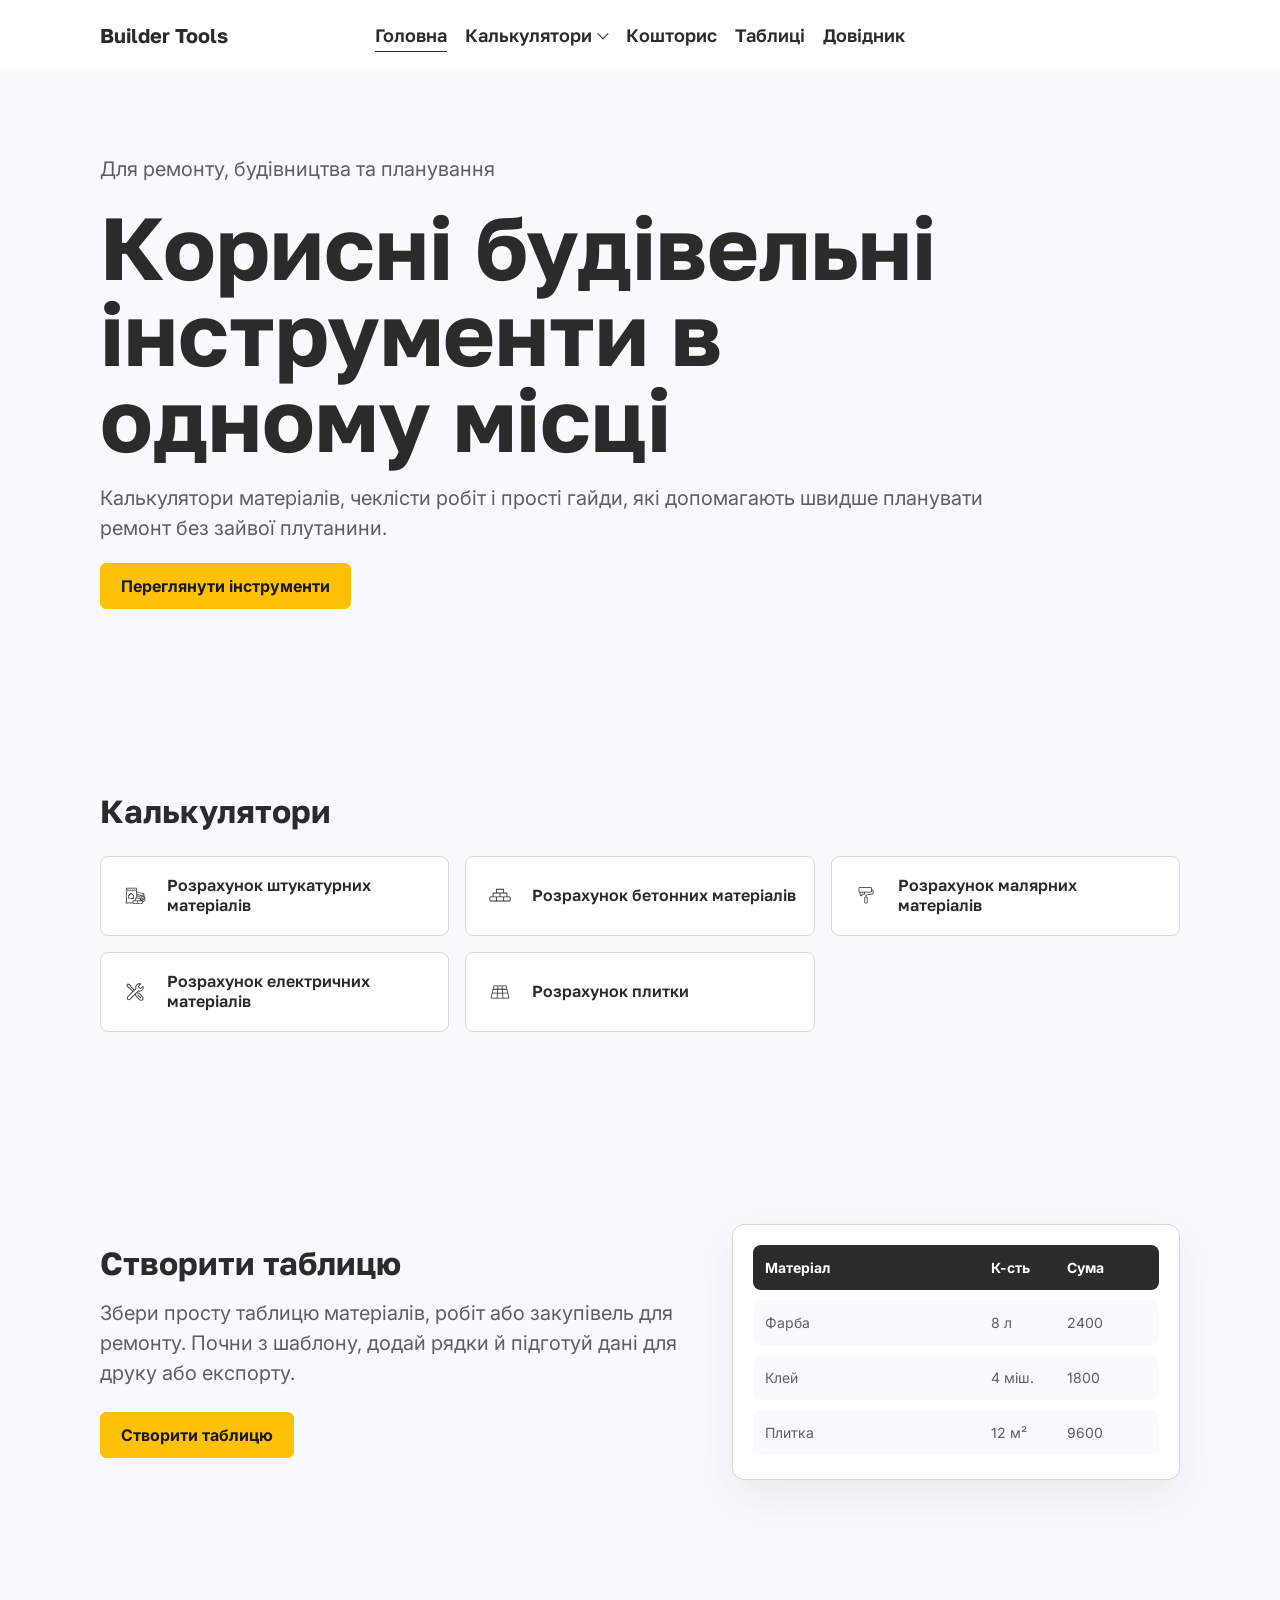
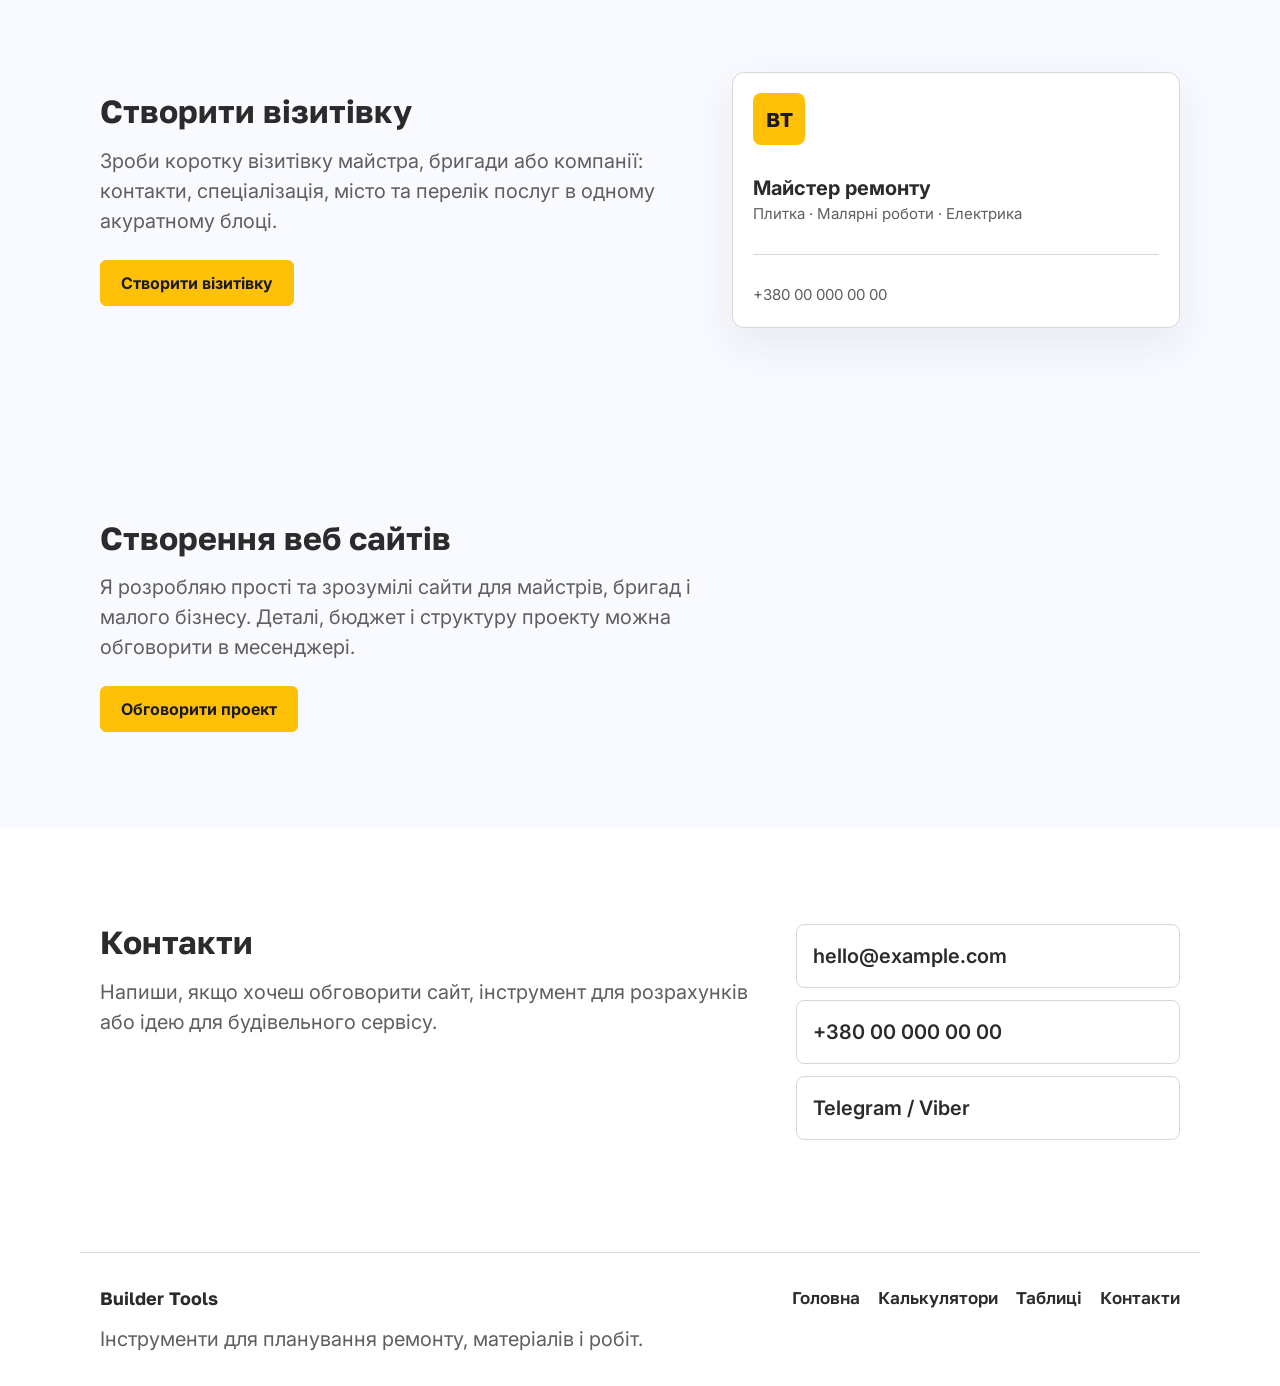
<file: index.html>
<!doctype html>
<html lang="uk">
  <head>
    <meta charset="utf-8">
    <meta name="viewport" content="width=device-width, initial-scale=1">
    <meta
      name="description"
      content="Практичні інструменти, калькулятори та чеклісти для будівництва і ремонту."
    >
    <title>Builder Tools</title>
    <link rel="stylesheet" href="./assets/css/main.css">
    <script src="./assets/js/calculator-definitions.js" defer></script>
    <script src="./assets/js/main.js" defer></script>
  </head>
  <body>
    <header class="site-header">
      <div class="nav-content--wrap">
        <a class="site-logo" href="./index.html" aria-label="Builder Tools home">
          Builder Tools
        </a>

        <nav class="site-nav" aria-label="Головна навігація">
          <a href="./index.html" aria-current="page">Головна</a>
          <div class="nav-dropdown" data-dropdown>
            <button class="nav-dropdown__toggle" type="button" aria-expanded="false" data-dropdown-toggle>
              Калькулятори
            </button>
            <div class="nav-dropdown__panel" data-dropdown-panel>
              <a class="nav-dropdown__link" href="./src/pages/paint-calculator.html" data-calculator-popup="plaster">Розрахунок штукатурних матеріалів</a>
              <a class="nav-dropdown__link" href="./src/pages/tile-calculator.html" data-calculator-popup="concrete">Розрахунок бетонних матеріалів</a>
              <a class="nav-dropdown__link" href="./src/pages/paint-calculator.html" data-calculator-popup="paint">Розрахунок малярних матеріалів</a>
              <a class="nav-dropdown__link" href="./src/pages/renovation-budget.html" data-calculator-popup="electrical">Розрахунок електричних матеріалів</a>
              <a class="nav-dropdown__link" href="./src/pages/tile-calculator.html" data-calculator-popup="tile">Розрахунок плитки</a>
            </div>
          </div>
          <a href="./src/pages/renovation-budget.html">Кошторис</a>
          <a href="#tables">Таблиці</a>
          <a href="#guides">Довідник</a>
        </nav>
      </div>
    </header>

    <main class="main-wrapper">
      <section class="hero">
        <div class="container">
          <div class="hero__content">
            <p class="subtext">Для ремонту, будівництва та планування</p>
            <h1>Корисні будівельні інструменти в одному місці</h1>
            <p class="subtext">
              Калькулятори матеріалів, чеклісти робіт і прості гайди, які
              допомагають швидше планувати ремонт без зайвої плутанини.
            </p>
            <a class="button" href="#tools">Переглянути інструменти</a>
          </div>
        </div>
      </section>

      <section class="section" id="tools">
        <div class="container">
          <div class="section__header">
            <h2 class="h4">Калькулятори</h2>
          </div>

          <div class="calculator-link-grid">
            <a class="calculator-link" href="./src/pages/paint-calculator.html" data-calculator-popup="plaster">
              <span class="calculator-icon calculator-icon--plaster"></span>
              <span>Розрахунок штукатурних матеріалів</span>
            </a>

            <a class="calculator-link" href="./src/pages/tile-calculator.html" data-calculator-popup="concrete">
              <span class="calculator-icon calculator-icon--concrete"></span>
              <span>Розрахунок бетонних матеріалів</span>
            </a>

            <a class="calculator-link" href="./src/pages/paint-calculator.html" data-calculator-popup="paint">
              <span class="calculator-icon calculator-icon--paint"></span>
              <span>Розрахунок малярних матеріалів</span>
            </a>

            <a class="calculator-link" href="./src/pages/renovation-budget.html" data-calculator-popup="electrical">
              <span class="calculator-icon calculator-icon--electrical"></span>
              <span>Розрахунок електричних матеріалів</span>
            </a>

            <a class="calculator-link" href="./src/pages/tile-calculator.html" data-calculator-popup="tile">
              <span class="calculator-icon calculator-icon--tile"></span>
              <span>Розрахунок плитки</span>
            </a>
          </div>
        </div>
      </section>

      <section class="section" id="tables">
        <div class="container section-content--split">
          <div>
            <h2 class="h4">Створити таблицю</h2>
            <p class="section__text subtext">
              Збери просту таблицю матеріалів, робіт або закупівель для ремонту.
              Почни з шаблону, додай рядки й підготуй дані для друку або експорту.
            </p>
            <a class="button" href="./src/pages/table-builder.html">Створити таблицю</a>
          </div>

          <div class="section-preview section-preview--table" aria-hidden="true">
            <div class="preview-table__row preview-table__row--head">
              <span>Матеріал</span>
              <span>К-сть</span>
              <span>Сума</span>
            </div>
            <div class="preview-table__row">
              <span>Фарба</span>
              <span>8 л</span>
              <span>2400</span>
            </div>
            <div class="preview-table__row">
              <span>Клей</span>
              <span>4 міш.</span>
              <span>1800</span>
            </div>
            <div class="preview-table__row">
              <span>Плитка</span>
              <span>12 м²</span>
              <span>9600</span>
            </div>
          </div>
        </div>
      </section>

      <section class="section" id="business-card">
        <div class="container section-content--split">
          <div>
            <h2 class="h4">Створити візитівку</h2>
            <p class="section__text subtext">
              Зроби коротку візитівку майстра, бригади або компанії: контакти,
              спеціалізація, місто та перелік послуг в одному акуратному блоці.
            </p>
            <a class="button" href="./src/pages/business-card-builder.html">Створити візитівку</a>
          </div>

          <div class="section-preview section-preview--card" aria-hidden="true">
            <div class="preview-card__mark">BT</div>
            <div>
              <strong>Майстер ремонту</strong>
              <span>Плитка · Малярні роботи · Електрика</span>
            </div>
            <div class="preview-card__line"></div>
            <span>+380 00 000 00 00</span>
          </div>
        </div>
      </section>

      <section class="section" id="website-development">
        <div class="container section-content--split">
          <div>
            <h2 class="h4">Створення веб сайтів</h2>
            <p class="section__text subtext">
              Я розробляю прості та зрозумілі сайти для майстрів, бригад і малого бізнесу.
              Деталі, бюджет і структуру проекту можна обговорити в месенджері.
            </p>
            <a class="button" href="#website-development">Обговорити проект</a>
          </div>

        </div>
      </section>

      <section class="section contact-section" id="contacts">
        <div class="container contact-section__content">
          <div>
            <h2 class="h4">Контакти</h2>
            <p class="section__text subtext">
              Напиши, якщо хочеш обговорити сайт, інструмент для розрахунків або ідею для будівельного сервісу.
            </p>
          </div>

          <div class="contact-list">
            <a href="mailto:hello@example.com">hello@example.com</a>
            <a href="tel:+380000000000">+380 00 000 00 00</a>
            <a href="#contacts">Telegram / Viber</a>
          </div>
        </div>
      </section>
    </main>

    <footer class="site-footer">
      <div class="container site-footer__content">
        <div>
          <a class="site-footer__logo" href="./index.html">Builder Tools</a>
          <p class="subtext">Інструменти для планування ремонту, матеріалів і робіт.</p>
        </div>

        <nav class="site-footer__nav" aria-label="Навігація у футері">
          <a href="./index.html">Головна</a>
          <a href="#tools">Калькулятори</a>
          <a href="#tables">Таблиці</a>
          <a href="#contacts">Контакти</a>
        </nav>
      </div>
    </footer>

    <div class="calculator-popup" data-calculator-modal aria-hidden="true">
      <div class="calculator-popup__overlay" data-calculator-close></div>
      <section class="calculator-popup__dialog" role="dialog" aria-modal="true">
        <button class="calculator-popup__close" type="button" aria-label="Закрити" data-calculator-close></button>
        <p class="calculator-popup__eyebrow subtext" data-calculator-eyebrow></p>
        <h2 class="calculator-popup__title" data-calculator-title></h2>
        <p class="calculator-popup__description subtext" data-calculator-description></p>
        <div class="calculator-popup__content" data-calculator-content></div>
      </section>
    </div>
  </body>
</html>
</file>
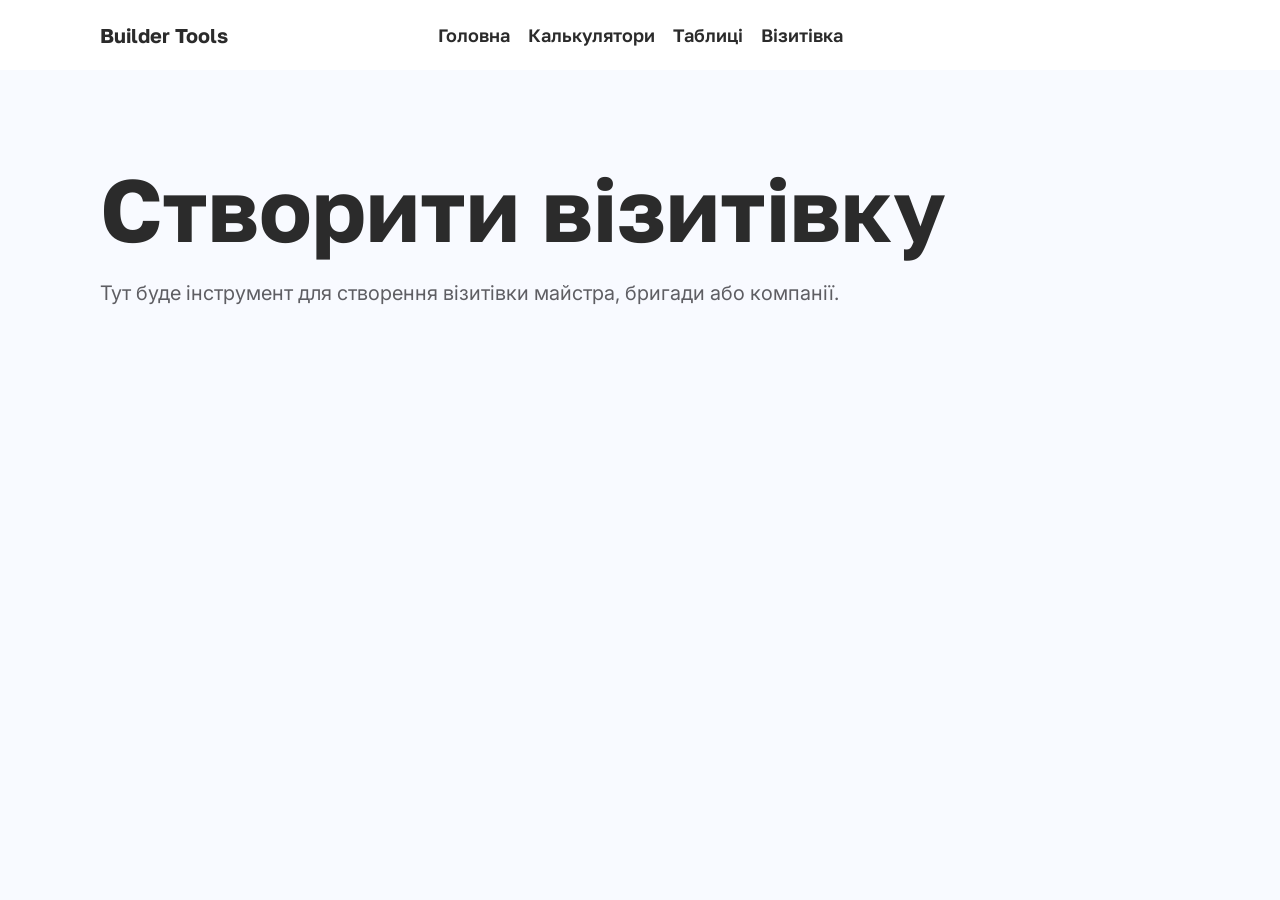
<file: src/pages/business-card-builder.html>
<!doctype html>
<html lang="uk">
  <head>
    <meta charset="utf-8">
    <meta name="viewport" content="width=device-width, initial-scale=1">
    <title>Створити візитівку | Builder Tools</title>
    <link rel="stylesheet" href="../../assets/css/main.css">
    <script src="../../assets/js/calculator-definitions.js" defer></script>
    <script src="../../assets/js/main.js" defer></script>
  </head>
  <body>
    <header class="site-header">
      <div class="nav-content--wrap">
        <a class="site-logo" href="../../index.html">Builder Tools</a>
        <nav class="site-nav" aria-label="Головна навігація">
          <a href="../../index.html">Головна</a>
          <a href="../../index.html#tools">Калькулятори</a>
          <a href="./table-builder.html">Таблиці</a>
          <a href="./business-card-builder.html">Візитівка</a>
        </nav>
      </div>
    </header>

    <main class="main-wrapper section">
      <div class="container">
        <div class="section__header">
          <h1>Створити візитівку</h1>
        </div>
        <p class="section__text subtext">
          Тут буде інструмент для створення візитівки майстра, бригади або компанії.
        </p>
      </div>
    </main>
  </body>
</html>
</file>
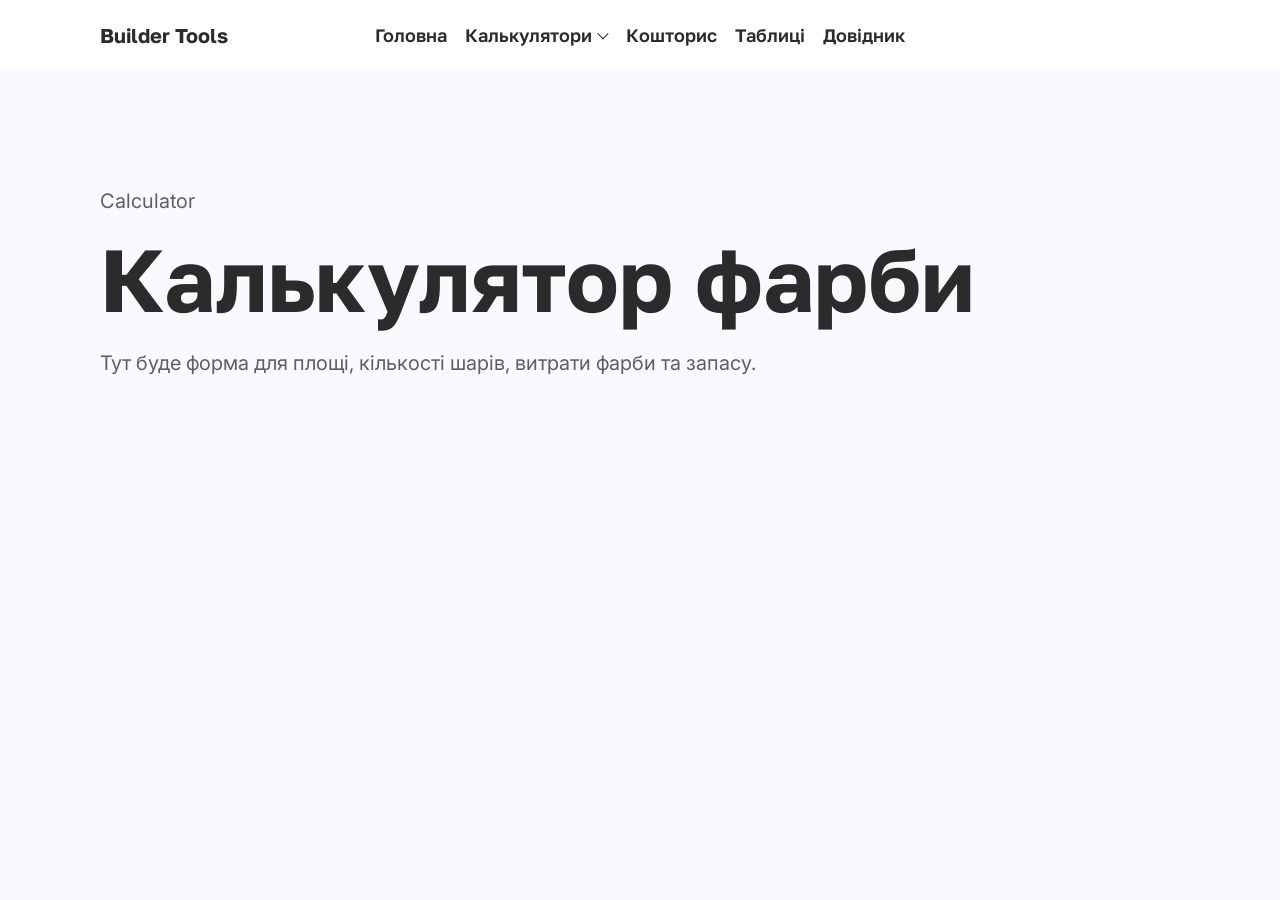
<file: src/pages/paint-calculator.html>
<!doctype html>
<html lang="uk">
  <head>
    <meta charset="utf-8">
    <meta name="viewport" content="width=device-width, initial-scale=1">
    <title>Калькулятор фарби | Builder Tools</title>
    <link rel="stylesheet" href="../../assets/css/main.css">
    <script src="../../assets/js/calculator-definitions.js" defer></script>
    <script src="../../assets/js/main.js" defer></script>
  </head>
  <body>
    <header class="site-header">
      <div class="nav-content--wrap">
        <a class="site-logo" href="../../index.html">Builder Tools</a>
        <nav class="site-nav" aria-label="Головна навігація">
          <a href="../../index.html">Головна</a>
          <div class="nav-dropdown" data-dropdown>
            <button class="nav-dropdown__toggle" type="button" aria-expanded="false" data-dropdown-toggle>
              Калькулятори
            </button>
            <div class="nav-dropdown__panel" data-dropdown-panel>
              <a class="nav-dropdown__link" href="./paint-calculator.html" data-calculator-popup="plaster">Розрахунок штукатурних матеріалів</a>
              <a class="nav-dropdown__link" href="./tile-calculator.html" data-calculator-popup="concrete">Розрахунок бетонних матеріалів</a>
              <a class="nav-dropdown__link" href="./paint-calculator.html" data-calculator-popup="paint">Розрахунок малярних матеріалів</a>
              <a class="nav-dropdown__link" href="./renovation-budget.html" data-calculator-popup="electrical">Розрахунок електричних матеріалів</a>
              <a class="nav-dropdown__link" href="./tile-calculator.html" data-calculator-popup="tile">Розрахунок плитки</a>
            </div>
          </div>
          <a href="./renovation-budget.html">Кошторис</a>
          <a href="../../index.html#checklists">Таблиці</a>
          <a href="../../index.html#guides">Довідник</a>
        </nav>
      </div>
    </header>

    <main class="main-wrapper section">
      <div class="container">
        <div class="section__header">
          <p class="subtext">Calculator</p>
          <h1>Калькулятор фарби</h1>
        </div>
        <p class="section__text subtext">
          Тут буде форма для площі, кількості шарів, витрати фарби та запасу.
        </p>
      </div>
    </main>

    <div class="calculator-popup" data-calculator-modal aria-hidden="true">
      <div class="calculator-popup__overlay" data-calculator-close></div>
      <section class="calculator-popup__dialog" role="dialog" aria-modal="true">
        <button class="calculator-popup__close" type="button" aria-label="Закрити" data-calculator-close></button>
        <p class="calculator-popup__eyebrow subtext" data-calculator-eyebrow></p>
        <h2 class="calculator-popup__title" data-calculator-title></h2>
        <p class="calculator-popup__description subtext" data-calculator-description></p>
        <div class="calculator-popup__content" data-calculator-content></div>
      </section>
    </div>
  </body>
</html>
</file>
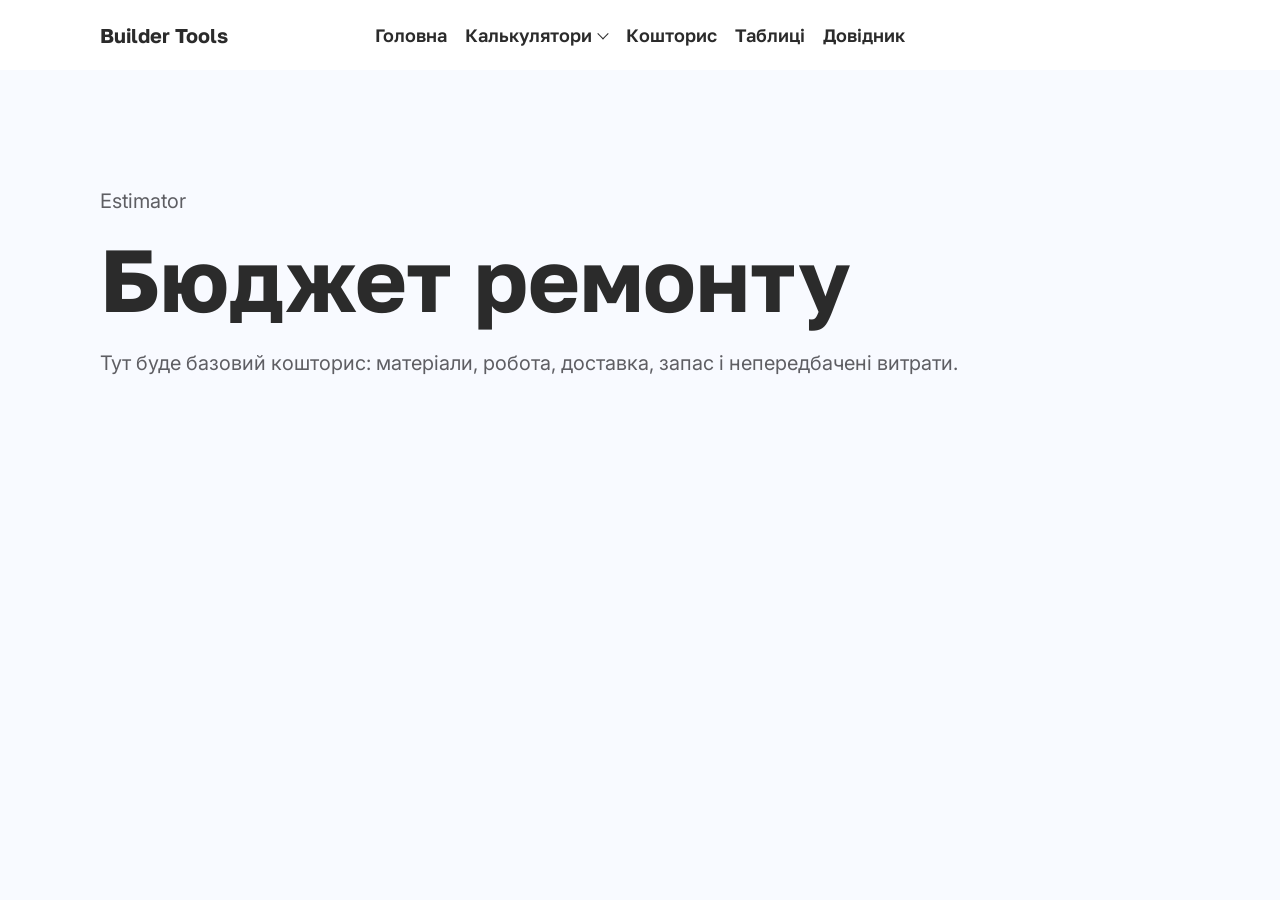
<file: src/pages/renovation-budget.html>
<!doctype html>
<html lang="uk">
  <head>
    <meta charset="utf-8">
    <meta name="viewport" content="width=device-width, initial-scale=1">
    <title>Бюджет ремонту | Builder Tools</title>
    <link rel="stylesheet" href="../../assets/css/main.css">
    <script src="../../assets/js/calculator-definitions.js" defer></script>
    <script src="../../assets/js/main.js" defer></script>
  </head>
  <body>
    <header class="site-header">
      <div class="nav-content--wrap">
        <a class="site-logo" href="../../index.html">Builder Tools</a>
        <nav class="site-nav" aria-label="Головна навігація">
          <a href="../../index.html">Головна</a>
          <div class="nav-dropdown" data-dropdown>
            <button class="nav-dropdown__toggle" type="button" aria-expanded="false" data-dropdown-toggle>
              Калькулятори
            </button>
            <div class="nav-dropdown__panel" data-dropdown-panel>
              <a class="nav-dropdown__link" href="./paint-calculator.html" data-calculator-popup="plaster">Розрахунок штукатурних матеріалів</a>
              <a class="nav-dropdown__link" href="./tile-calculator.html" data-calculator-popup="concrete">Розрахунок бетонних матеріалів</a>
              <a class="nav-dropdown__link" href="./paint-calculator.html" data-calculator-popup="paint">Розрахунок малярних матеріалів</a>
              <a class="nav-dropdown__link" href="./renovation-budget.html" data-calculator-popup="electrical">Розрахунок електричних матеріалів</a>
              <a class="nav-dropdown__link" href="./tile-calculator.html" data-calculator-popup="tile">Розрахунок плитки</a>
            </div>
          </div>
          <a href="./renovation-budget.html">Кошторис</a>
          <a href="../../index.html#checklists">Таблиці</a>
          <a href="../../index.html#guides">Довідник</a>
        </nav>
      </div>
    </header>

    <main class="main-wrapper section">
      <div class="container">
        <div class="section__header">
          <p class="subtext">Estimator</p>
          <h1>Бюджет ремонту</h1>
        </div>
        <p class="section__text subtext">
          Тут буде базовий кошторис: матеріали, робота, доставка, запас і непередбачені витрати.
        </p>
      </div>
    </main>

    <div class="calculator-popup" data-calculator-modal aria-hidden="true">
      <div class="calculator-popup__overlay" data-calculator-close></div>
      <section class="calculator-popup__dialog" role="dialog" aria-modal="true">
        <button class="calculator-popup__close" type="button" aria-label="Закрити" data-calculator-close></button>
        <p class="calculator-popup__eyebrow subtext" data-calculator-eyebrow></p>
        <h2 class="calculator-popup__title" data-calculator-title></h2>
        <p class="calculator-popup__description subtext" data-calculator-description></p>
        <div class="calculator-popup__content" data-calculator-content></div>
      </section>
    </div>
  </body>
</html>
</file>
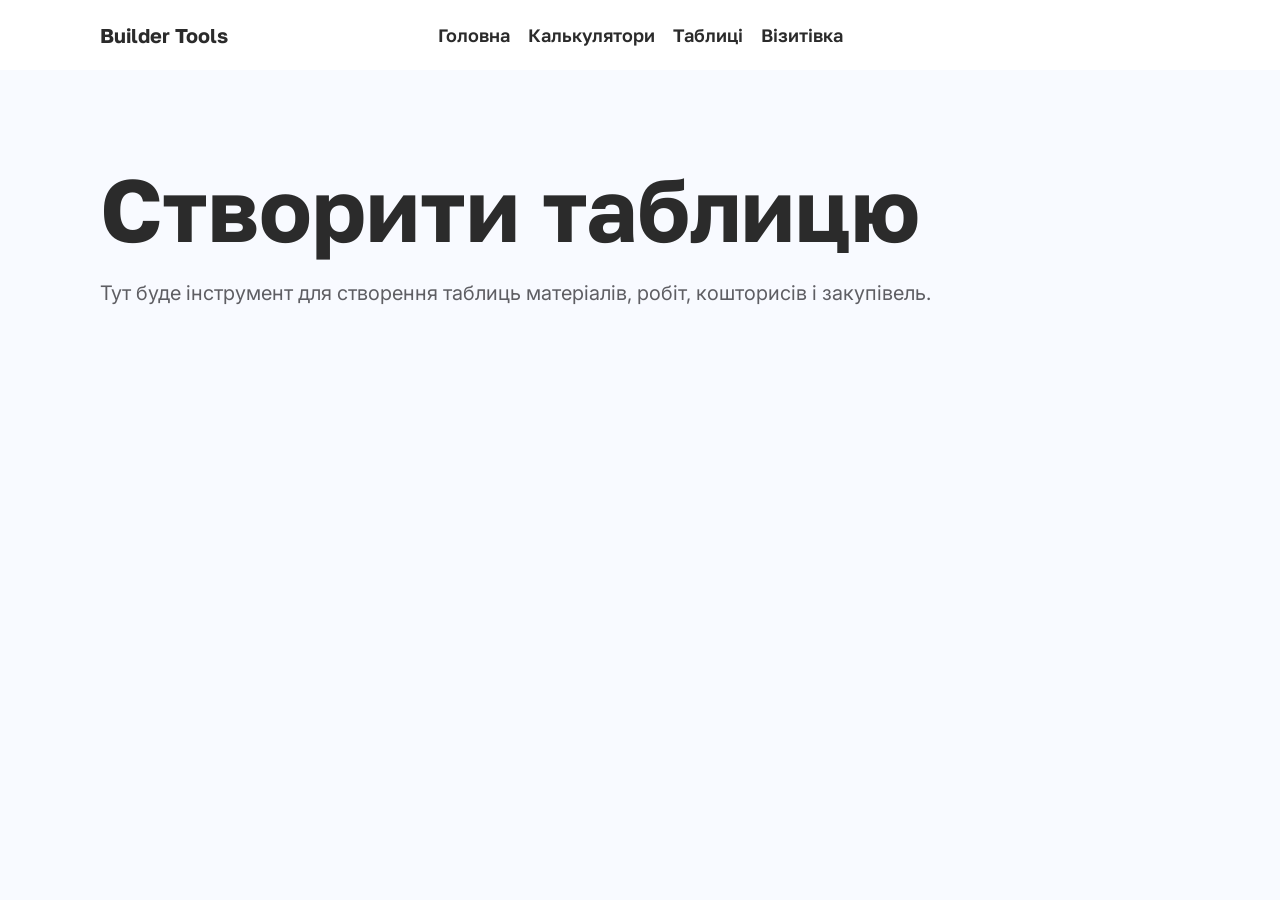
<file: src/pages/table-builder.html>
<!doctype html>
<html lang="uk">
  <head>
    <meta charset="utf-8">
    <meta name="viewport" content="width=device-width, initial-scale=1">
    <title>Створити таблицю | Builder Tools</title>
    <link rel="stylesheet" href="../../assets/css/main.css">
    <script src="../../assets/js/calculator-definitions.js" defer></script>
    <script src="../../assets/js/main.js" defer></script>
  </head>
  <body>
    <header class="site-header">
      <div class="nav-content--wrap">
        <a class="site-logo" href="../../index.html">Builder Tools</a>
        <nav class="site-nav" aria-label="Головна навігація">
          <a href="../../index.html">Головна</a>
          <a href="../../index.html#tools">Калькулятори</a>
          <a href="./table-builder.html">Таблиці</a>
          <a href="./business-card-builder.html">Візитівка</a>
        </nav>
      </div>
    </header>

    <main class="main-wrapper section">
      <div class="container">
        <div class="section__header">
          <h1>Створити таблицю</h1>
        </div>
        <p class="section__text subtext">
          Тут буде інструмент для створення таблиць матеріалів, робіт, кошторисів і закупівель.
        </p>
      </div>
    </main>
  </body>
</html>
</file>
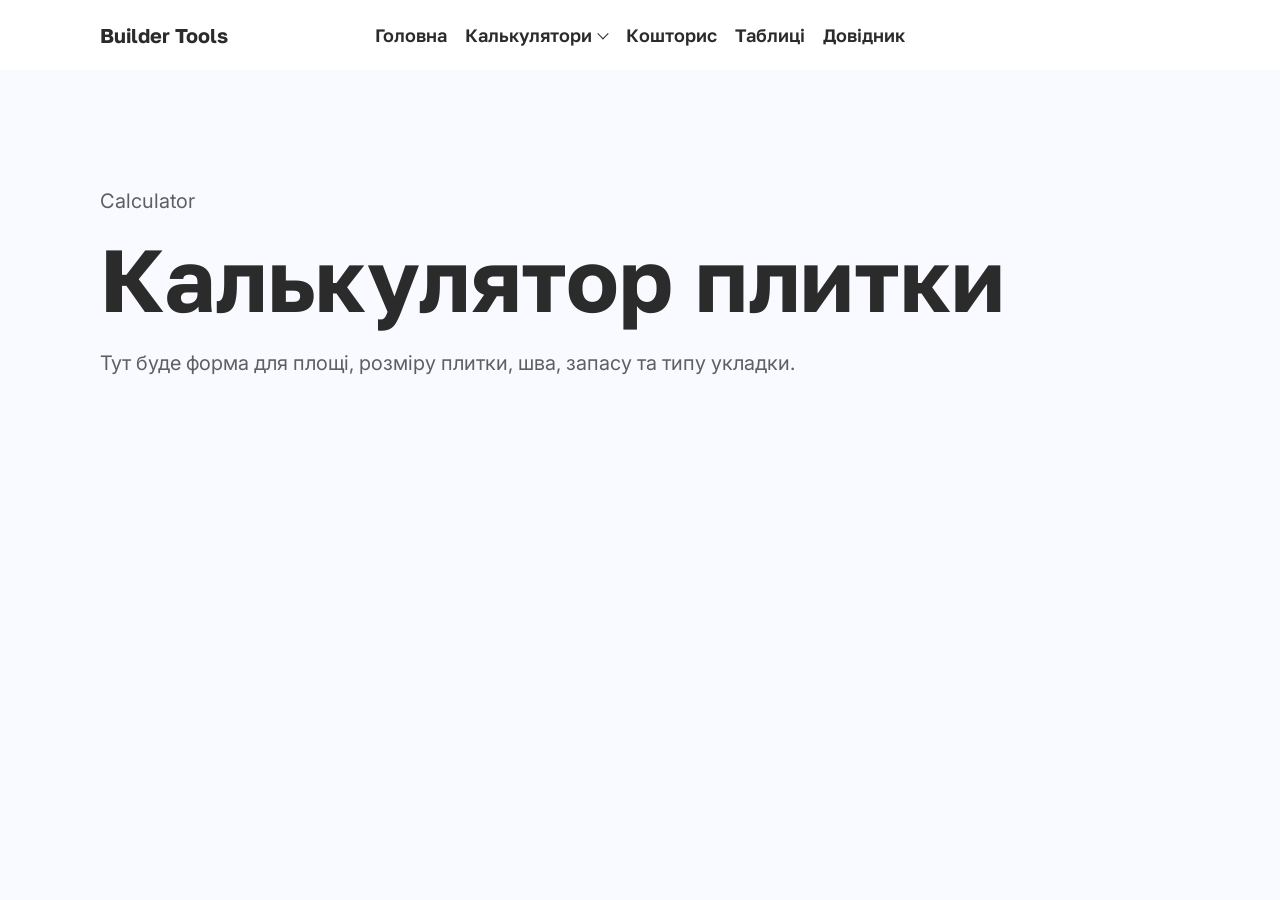
<file: src/pages/tile-calculator.html>
<!doctype html>
<html lang="uk">
  <head>
    <meta charset="utf-8">
    <meta name="viewport" content="width=device-width, initial-scale=1">
    <title>Калькулятор плитки | Builder Tools</title>
    <link rel="stylesheet" href="../../assets/css/main.css">
    <script src="../../assets/js/calculator-definitions.js" defer></script>
    <script src="../../assets/js/main.js" defer></script>
  </head>
  <body>
    <header class="site-header">
      <div class="nav-content--wrap">
        <a class="site-logo" href="../../index.html">Builder Tools</a>
        <nav class="site-nav" aria-label="Головна навігація">
          <a href="../../index.html">Головна</a>
          <div class="nav-dropdown" data-dropdown>
            <button class="nav-dropdown__toggle" type="button" aria-expanded="false" data-dropdown-toggle>
              Калькулятори
            </button>
            <div class="nav-dropdown__panel" data-dropdown-panel>
              <a class="nav-dropdown__link" href="./paint-calculator.html" data-calculator-popup="plaster">Розрахунок штукатурних матеріалів</a>
              <a class="nav-dropdown__link" href="./tile-calculator.html" data-calculator-popup="concrete">Розрахунок бетонних матеріалів</a>
              <a class="nav-dropdown__link" href="./paint-calculator.html" data-calculator-popup="paint">Розрахунок малярних матеріалів</a>
              <a class="nav-dropdown__link" href="./renovation-budget.html" data-calculator-popup="electrical">Розрахунок електричних матеріалів</a>
              <a class="nav-dropdown__link" href="./tile-calculator.html" data-calculator-popup="tile">Розрахунок плитки</a>
            </div>
          </div>
          <a href="./renovation-budget.html">Кошторис</a>
          <a href="../../index.html#checklists">Таблиці</a>
          <a href="../../index.html#guides">Довідник</a>
        </nav>
      </div>
    </header>

    <main class="main-wrapper section">
      <div class="container">
        <div class="section__header">
          <p class="subtext">Calculator</p>
          <h1>Калькулятор плитки</h1>
        </div>
        <p class="section__text subtext">
          Тут буде форма для площі, розміру плитки, шва, запасу та типу укладки.
        </p>
      </div>
    </main>

    <div class="calculator-popup" data-calculator-modal aria-hidden="true">
      <div class="calculator-popup__overlay" data-calculator-close></div>
      <section class="calculator-popup__dialog" role="dialog" aria-modal="true">
        <button class="calculator-popup__close" type="button" aria-label="Закрити" data-calculator-close></button>
        <p class="calculator-popup__eyebrow subtext" data-calculator-eyebrow></p>
        <h2 class="calculator-popup__title" data-calculator-title></h2>
        <p class="calculator-popup__description subtext" data-calculator-description></p>
        <div class="calculator-popup__content" data-calculator-content></div>
      </section>
    </div>
  </body>
</html>
</file>
<file: assets/css/main.css>
@import url("./design-system.css");

.site-header {
  position: sticky;
  top: 0;
  z-index: 100;
  isolation: isolate;
  width: 100%;
  background: var(--color-surface);
}

.nav-content--wrap {
  position: relative;
  display: flex;
  align-items: center;
  max-width: var(--container);
  margin: 0 auto;
  padding: 1.25rem var(--container-padding-x);
}

.site-logo {
  flex: 0 0 auto;
  color: var(--color-primary);
  font-family: var(--font-heading);
  font-size: 1.25rem;
  font-weight: 700;
  text-decoration: none;
}

.site-nav {
  position: absolute;
  left: 50%;
  display: flex;
  align-items: center;
  justify-content: center;
  gap: 1.125rem;
  font-size: 1.125rem;
  line-height: 1;
  transform: translateX(-50%);
}

.site-nav > a,
.nav-dropdown__toggle {
  position: relative;
  display: inline-flex;
  align-items: center;
  color: var(--color-primary);
  font-family: var(--font-heading);
  font-size: inherit;
  font-weight: 600;
  line-height: 1;
  text-decoration: none;
  transition: opacity 0.2s ease-in-out;
}

.site-nav > a {
  padding: 0.25rem 0;
}

.nav-dropdown {
  display: inline-flex;
  align-items: center;
}

.nav-dropdown__toggle {
  padding: 0.25rem 1rem 0.25rem 0;
  border: 0;
  background: transparent;
  cursor: pointer;
}

.nav-dropdown__toggle::before {
  position: absolute;
  top: 50%;
  right: 0.0625rem;
  width: 0.4375rem;
  height: 0.4375rem;
  border-right: 0.09375rem solid currentColor;
  border-bottom: 0.09375rem solid currentColor;
  content: "";
  transform: translateY(-65%) rotate(45deg);
  transition: transform 0.2s ease-in-out;
}

.nav-dropdown:hover .nav-dropdown__toggle::before,
.nav-dropdown:focus-within .nav-dropdown__toggle::before {
  transform: translateY(-35%) rotate(225deg);
}

.site-nav > a::after,
.nav-dropdown__toggle::after {
  position: absolute;
  right: 0;
  bottom: -0.25rem;
  left: 0;
  height: 0.0625rem;
  background: var(--color-primary);
  content: "";
  transform: scaleX(0);
  transform-origin: left;
  transition: transform 0.2s ease-in-out;
}

.site-nav > a:hover::after,
.site-nav > a[aria-current="page"]::after,
.nav-dropdown:hover .nav-dropdown__toggle::after,
.nav-dropdown:focus-within .nav-dropdown__toggle::after {
  transform: scaleX(1);
}

.site-nav > a[aria-current="page"]:hover {
  opacity: 0.7;
}

.nav-dropdown {
  position: relative;
  z-index: 1;
  perspective: 32rem;
}

.nav-dropdown:hover,
.nav-dropdown:focus-within {
  z-index: 999;
}

.nav-dropdown::after {
  position: absolute;
  top: 100%;
  left: -0.75rem;
  z-index: 109;
  width: calc(100% + 1.5rem);
  height: 1.25rem;
  content: "";
}

.nav-dropdown__panel {
  isolation: isolate;
  position: absolute;
  top: calc(100% + 1rem);
  left: 0;
  z-index: 1000;
  display: flex;
  flex-direction: column;
  min-width: 17rem;
  max-width: calc(100vw - 2.5rem);
  padding: 0.75rem;
  border: 0.0625rem solid var(--color-border);
  border-radius: 0.75rem;
  background: #ffffff;
  box-shadow: var(--shadow-soft);
  opacity: 0;
  pointer-events: none;
  transform: translate3d(0, 1.25rem, 0) rotateX(-8deg);
  transform-origin: top center;
  transition:
    opacity 0.22s ease-in-out,
    transform 0.28s ease-in-out;
}

.nav-dropdown:hover .nav-dropdown__panel,
.nav-dropdown:focus-within .nav-dropdown__panel {
  opacity: 1;
  pointer-events: auto;
  transform: translate3d(0, 0, 0) rotateX(0);
}

.nav-dropdown__link {
  display: flex;
  align-items: center;
  gap: 0.625rem;
  padding: 0.75rem 0.875rem;
  border-radius: 0.5rem;
  color: var(--color-primary);
  opacity: 0;
  text-decoration: none;
  transform: translateY(0.75rem);
  transition:
    background-color 0.2s ease-in-out,
    color 0.2s ease-in-out,
    opacity 0.22s ease-in-out,
    transform 0.28s ease-in-out;
}

.nav-dropdown__link:hover {
  background: var(--color-bg);
  color: var(--color-primary);
}

.nav-dropdown:hover .nav-dropdown__link,
.nav-dropdown:focus-within .nav-dropdown__link {
  opacity: 1;
  transform: translateY(0);
}

.nav-dropdown:hover .nav-dropdown__link:nth-child(2),
.nav-dropdown:focus-within .nav-dropdown__link:nth-child(2) {
  transition-delay: 0.04s;
}

.nav-dropdown:hover .nav-dropdown__link:nth-child(3),
.nav-dropdown:focus-within .nav-dropdown__link:nth-child(3) {
  transition-delay: 0.08s;
}

main,
footer {
  transition: filter 0.22s ease-in-out;
  will-change: filter;
}

.main-wrapper {
  width: 100%;
}

body.has-nav-dropdown main,
body.has-nav-dropdown footer {
  filter: blur(0.375rem);
}

body.has-modal-open {
  overflow: hidden;
}

@supports selector(body:has(.nav-dropdown:hover)) {
  body:has(.nav-dropdown:hover) main,
  body:has(.nav-dropdown:focus-within) main,
  body:has(.nav-dropdown:hover) footer,
  body:has(.nav-dropdown:focus-within) footer {
    filter: blur(0.375rem);
  }
}

.hero {
  padding: 4rem 0 5.5rem;
}

.hero__content {
  padding-right: 10rem;
}




.section__text {
  margin: 0;
}







.section__header {
  margin-bottom: 1.625rem;
}

.calculator-icon {
  flex: 0 0 auto;
  width: 1.25rem;
  height: 1.25rem;
  background: currentColor;
  -webkit-mask: var(--icon) center / contain no-repeat;
  mask: var(--icon) center / contain no-repeat;
}

.calculator-icon--plaster {
  --icon: url("../icons/construction mix.svg");
}

.calculator-icon--concrete {
  --icon: url("../icons/brick.svg");
}

.calculator-icon--paint {
  --icon: url("../icons/roller.svg");
}

.calculator-icon--electrical {
  --icon: url("../icons/tool.svg");
}

.calculator-icon--tile {
  --icon: url("../icons/tile.svg");
}

.calculator-link-grid {
  display: grid;
  grid-template-columns: repeat(3, minmax(0, 1fr));
  gap: 1rem;
}

.calculator-link {
  display: flex;
  align-items: center;
  gap: 0.875rem;
  min-height: 5rem;
  padding: 1rem;
  border: 0.0625rem solid var(--color-border);
  border-radius: 0.5rem;
  background: var(--color-surface);
  color: var(--color-primary);
  font-family: var(--font-heading);
  font-size: 1rem;
  font-weight: 600;
  line-height: 1.2;
  text-decoration: none;
  transition:
    border-color 0.2s ease-in-out,
    box-shadow 0.2s ease-in-out,
    color 0.2s ease-in-out,
    transform 0.2s ease-in-out;
}

.calculator-link:hover {
  border-color: var(--color-button-primary);
  color: var(--color-button-primary-active);
  box-shadow: 0 0.875rem 2rem rgba(43, 43, 43, 0.1);
  transform: translateY(-0.1875rem) scale(1.015);
}

.calculator-link .calculator-icon {
  width: 2.25rem;
  height: 2.25rem;
}

.section-content--split {
  display: grid;
  grid-template-columns: minmax(0, 1fr) minmax(18rem, 28rem);
  gap: var(--gap-lg);
  align-items: center;
}

.section-content--split .section__text {
  margin-top: 1rem;
}

.section-content--split .button {
  margin-top: 1.5rem;
}

.section-preview {
  min-height: 16rem;
  padding: 1.25rem;
  border: 0.0625rem solid var(--color-border);
  border-radius: 0.75rem;
  background: var(--color-surface);
  box-shadow: var(--shadow-soft);
}

.section-preview--table {
  display: flex;
  flex-direction: column;
  gap: 0.625rem;
}

.preview-table__row {
  display: grid;
  grid-template-columns: 1fr 4rem 5rem;
  gap: 0.75rem;
  padding: 0.75rem;
  border-radius: 0.5rem;
  background: var(--color-bg);
  color: var(--color-text-secondary);
  font-size: 0.875rem;
}

.preview-table__row--head {
  background: var(--color-primary);
  color: var(--color-surface);
  font-weight: 700;
}

.section-preview--card {
  display: flex;
  flex-direction: column;
  justify-content: space-between;
  gap: 1rem;
}

.preview-card__mark {
  display: inline-flex;
  align-items: center;
  justify-content: center;
  width: 3.25rem;
  height: 3.25rem;
  border-radius: 0.5rem;
  background: var(--color-button-primary);
  color: var(--color-button-primary-text);
  font-family: var(--font-heading);
  font-weight: 700;
}

.section-preview--card strong,
.section-preview--card span {
  display: block;
}

.section-preview--card span {
  color: var(--color-text-secondary);
  font-size: 0.9375rem;
}

.preview-card__line {
  height: 0.0625rem;
  background: var(--color-border);
}

.contact-section__content {
  display: grid;
  grid-template-columns: minmax(0, 1fr) minmax(16rem, 24rem);
  gap: var(--gap-lg);
}

.contact-section {
  background: var(--color-surface);
}

.contact-section .section__text {
  margin-top: 1rem;
}

.contact-list {
  display: flex;
  flex-direction: column;
  gap: 0.75rem;
}

.contact-list a {
  padding: 1rem;
  border: 0.0625rem solid var(--color-border);
  border-radius: 0.5rem;
  background: var(--color-surface);
  color: var(--color-primary);
  font-weight: 600;
  text-decoration: none;
  transition:
    border-color 0.2s ease-in-out,
    color 0.2s ease-in-out;
}

.contact-list a:hover {
  border-color: var(--color-button-primary);
  color: var(--color-button-primary-active);
}

.calculator-popup {
  position: fixed;
  inset: 0;
  z-index: 200;
  display: flex;
  align-items: center;
  justify-content: center;
  padding: 1.25rem;
  opacity: 0;
  pointer-events: none;
  transition: opacity 0.2s ease-in-out;
}

.calculator-popup.is-open {
  opacity: 1;
  pointer-events: auto;
}

.calculator-popup__overlay {
  position: absolute;
  inset: 0;
  background: rgba(43, 43, 43, 0.28);
  backdrop-filter: blur(0.375rem);
}

.calculator-popup__dialog {
  position: relative;
  width: min(100%, 42rem);
  max-height: calc(100vh - 2.5rem);
  overflow: auto;
  padding: 2rem;
  border: 0.0625rem solid var(--color-border);
  border-radius: 0.875rem;
  background: var(--color-surface);
  box-shadow: var(--shadow-soft);
  transform: translateY(1rem) scale(0.98);
  transition: transform 0.2s ease-in-out;
}

.calculator-popup.is-open .calculator-popup__dialog {
  transform: translateY(0) scale(1);
}

.calculator-popup__close {
  position: absolute;
  top: 1rem;
  right: 1rem;
  width: 2rem;
  height: 2rem;
  border: 0;
  border-radius: 999rem;
  background: var(--color-bg);
  cursor: pointer;
}

.calculator-popup__close::before,
.calculator-popup__close::after {
  position: absolute;
  top: 50%;
  left: 50%;
  width: 0.875rem;
  height: 0.125rem;
  background: var(--color-primary);
  content: "";
}

.calculator-popup__close::before {
  transform: translate(-50%, -50%) rotate(45deg);
}

.calculator-popup__close::after {
  transform: translate(-50%, -50%) rotate(-45deg);
}

.calculator-popup__eyebrow {
  margin: 0 2.5rem 0.75rem 0;
}

.calculator-popup__title {
  margin-bottom: 1rem;
  font-size: 2.25rem;
}

.calculator-popup__description {
  margin: 0 0 1.5rem;
}

.calculator-popup__content {
  display: flex;
  flex-direction: column;
  gap: 1rem;
}

.calculator-form {
  display: flex;
  flex-direction: column;
  gap: 1.25rem;
}

.calculator-form__fields {
  display: grid;
  grid-template-columns: repeat(2, minmax(0, 1fr));
  gap: 1rem;
}

.calculator-field {
  display: flex;
  flex-direction: column;
  gap: 0.5rem;
}

.calculator-field[hidden] {
  display: none;
}

.calculator-field--full {
  grid-column: 1 / -1;
  padding: 0;
  border: 0;
  margin: 0;
}

.calculator-field__label {
  color: var(--color-text-secondary);
  font-size: 0.875rem;
  line-height: 1.3;
}

.calculator-field__hint {
  color: var(--color-text-secondary);
  font-size: 0.75rem;
  line-height: 1.3;
}

.calculator-field__input {
  width: 100%;
  min-height: 2.75rem;
  padding: 0 0.875rem;
  border: 0.0625rem solid var(--color-border);
  border-radius: 0.5rem;
  background: var(--color-bg);
  color: var(--color-primary);
  font: 500 1rem/1 var(--font-body);
}

select.calculator-field__input {
  appearance: auto;
}

.calculator-segmented {
  display: grid;
  grid-template-columns: repeat(2, minmax(0, 1fr));
  gap: 0.5rem;
}

.calculator-segmented__option {
  min-width: 0;
}

.calculator-segmented__input {
  position: absolute;
  opacity: 0;
  pointer-events: none;
}

.calculator-segmented__label {
  display: flex;
  align-items: center;
  justify-content: center;
  min-height: 2.75rem;
  padding: 0.625rem 0.875rem;
  border: 0.0625rem solid var(--color-border);
  border-radius: 0.5rem;
  background: var(--color-bg);
  color: var(--color-primary);
  cursor: pointer;
  font-size: 0.875rem;
  font-weight: 600;
  line-height: 1.2;
  text-align: center;
  transition:
    background-color 0.2s ease-in-out,
    border-color 0.2s ease-in-out,
    color 0.2s ease-in-out;
}

.calculator-segmented__input:checked + .calculator-segmented__label {
  border-color: var(--color-button-primary);
  background: var(--color-button-primary);
  color: var(--color-button-primary-text);
}

.calculator-segmented__input:focus-visible + .calculator-segmented__label {
  outline: 0.125rem solid var(--color-focus);
  outline-offset: 0.1875rem;
}

.calculator-field__input:focus {
  border-color: var(--color-focus);
  outline: 0.125rem solid rgba(37, 99, 235, 0.18);
}

.calculator-form__button {
  align-self: flex-start;
}

.calculator-results {
  display: flex;
  flex-direction: column;
  gap: 0.625rem;
}

.calculator-result {
  display: flex;
  align-items: center;
  justify-content: space-between;
  gap: 1rem;
  padding: 0.875rem 1rem;
  border-radius: 0.5rem;
  background: var(--color-bg);
}

.calculator-result__label {
  color: var(--color-text-secondary);
  font-size: 0.9375rem;
}

.calculator-result__value {
  color: var(--color-primary);
  font-family: var(--font-mono);
  font-size: 1rem;
  white-space: nowrap;
}

.site-footer {
  padding: 1rem 0 2rem;
  background: var(--color-surface);
  color: var(--color-text-secondary);
  font-size: 0.875rem;
}

.site-footer__content {
  display: flex;
  justify-content: space-between;
  gap: var(--gap-lg);
  padding-top: 2rem;
  border-top: 0.0625rem solid var(--color-border);
}

.site-footer__logo {
  display: inline-flex;
  margin-bottom: 0.75rem;
  color: var(--color-primary);
  font-family: var(--font-heading);
  font-size: 1.125rem;
  font-weight: 700;
  text-decoration: none;
}

.site-footer p {
  margin: 0;
}

.site-footer__nav {
  display: flex;
  align-items: flex-start;
  flex-wrap: wrap;
  gap: 1.125rem;
}

.site-footer__nav a {
  position: relative;
  display: inline-flex;
  padding: 0.25rem 0;
  color: var(--color-primary);
  font-family: var(--font-heading);
  font-size: 1.0625rem;
  font-weight: 600;
  line-height: 1;
  text-decoration: none;
  transition: opacity 0.2s ease-in-out;
}

.site-footer__nav a::after {
  position: absolute;
  right: 0;
  bottom: -0.25rem;
  left: 0;
  height: 0.0625rem;
  background: currentColor;
  content: "";
  transform: scaleX(0);
  transform-origin: left;
  transition: transform 0.2s ease-in-out;
}

.site-footer__nav a:hover {
  opacity: 0.7;
}

.site-footer__nav a:hover::after {
  transform: scaleX(1);
}

@media (max-width: 767px) {
  .nav-content--wrap {
    align-items: flex-start;
    flex-direction: column;
    gap: 1rem;
  }

  .site-nav {
    position: static;
    flex-wrap: wrap;
    justify-content: flex-start;
    font-size: 1rem;
    transform: none;
  }

  .nav-dropdown:hover .nav-dropdown__toggle::before,
  .nav-dropdown:focus-within .nav-dropdown__toggle::before {
    transform: translateY(-65%) rotate(45deg);
  }

  .nav-dropdown:hover .nav-dropdown__toggle::after,
  .nav-dropdown:focus-within .nav-dropdown__toggle::after {
    transform: scaleX(0);
  }

  .nav-dropdown:hover .nav-dropdown__panel,
  .nav-dropdown:focus-within .nav-dropdown__panel,
  .nav-dropdown:hover .nav-dropdown__link,
  .nav-dropdown:focus-within .nav-dropdown__link {
    opacity: 0;
    pointer-events: none;
  }

  .nav-dropdown.is-open .nav-dropdown__toggle::before {
    transform: translateY(-35%) rotate(225deg);
  }

  .nav-dropdown.is-open .nav-dropdown__toggle::after {
    transform: scaleX(1);
  }

  .nav-dropdown.is-open .nav-dropdown__panel,
  .nav-dropdown.is-open .nav-dropdown__link {
    opacity: 1;
    pointer-events: auto;
  }

  .nav-dropdown.is-open .nav-dropdown__panel {
    transform: translate3d(0, 0, 0) rotateX(0);
  }

  .nav-dropdown.is-open .nav-dropdown__link {
    transform: translateY(0);
  }

  body.has-nav-dropdown main,
  body.has-nav-dropdown footer {
    filter: none;
  }

  @supports selector(body:has(.nav-dropdown:hover)) {
    body:has(.nav-dropdown:hover) main,
    body:has(.nav-dropdown:focus-within) main,
    body:has(.nav-dropdown:hover) footer,
    body:has(.nav-dropdown:focus-within) footer {
      filter: none;
    }
  }

  .hero {
    padding-top: 2.75rem;
    padding-bottom: 4rem;
  }

  .hero__content {
    padding-right: 3rem;
  }

  .calculator-link-grid {
    grid-template-columns: 1fr;
  }

  .section-content--split {
    grid-template-columns: 1fr;
  }

  .contact-section__content {
    grid-template-columns: 1fr;
  }

  .calculator-popup__dialog {
    padding: 1.5rem;
  }

  .calculator-popup__title {
    font-size: 1.75rem;
  }

  .calculator-form__fields {
    grid-template-columns: 1fr;
  }

  .calculator-segmented {
    grid-template-columns: 1fr;
  }

  .calculator-result {
    align-items: flex-start;
    flex-direction: column;
  }

  .site-footer__content {
    flex-direction: column;
  }
}

@media (max-width: 480px) {
  .hero__content {
    padding-right: 0;
  }

  .nav-dropdown__panel {
    left: -4.5rem;
    min-width: min(17rem, calc(100vw - 2rem));
  }
}
</file>
